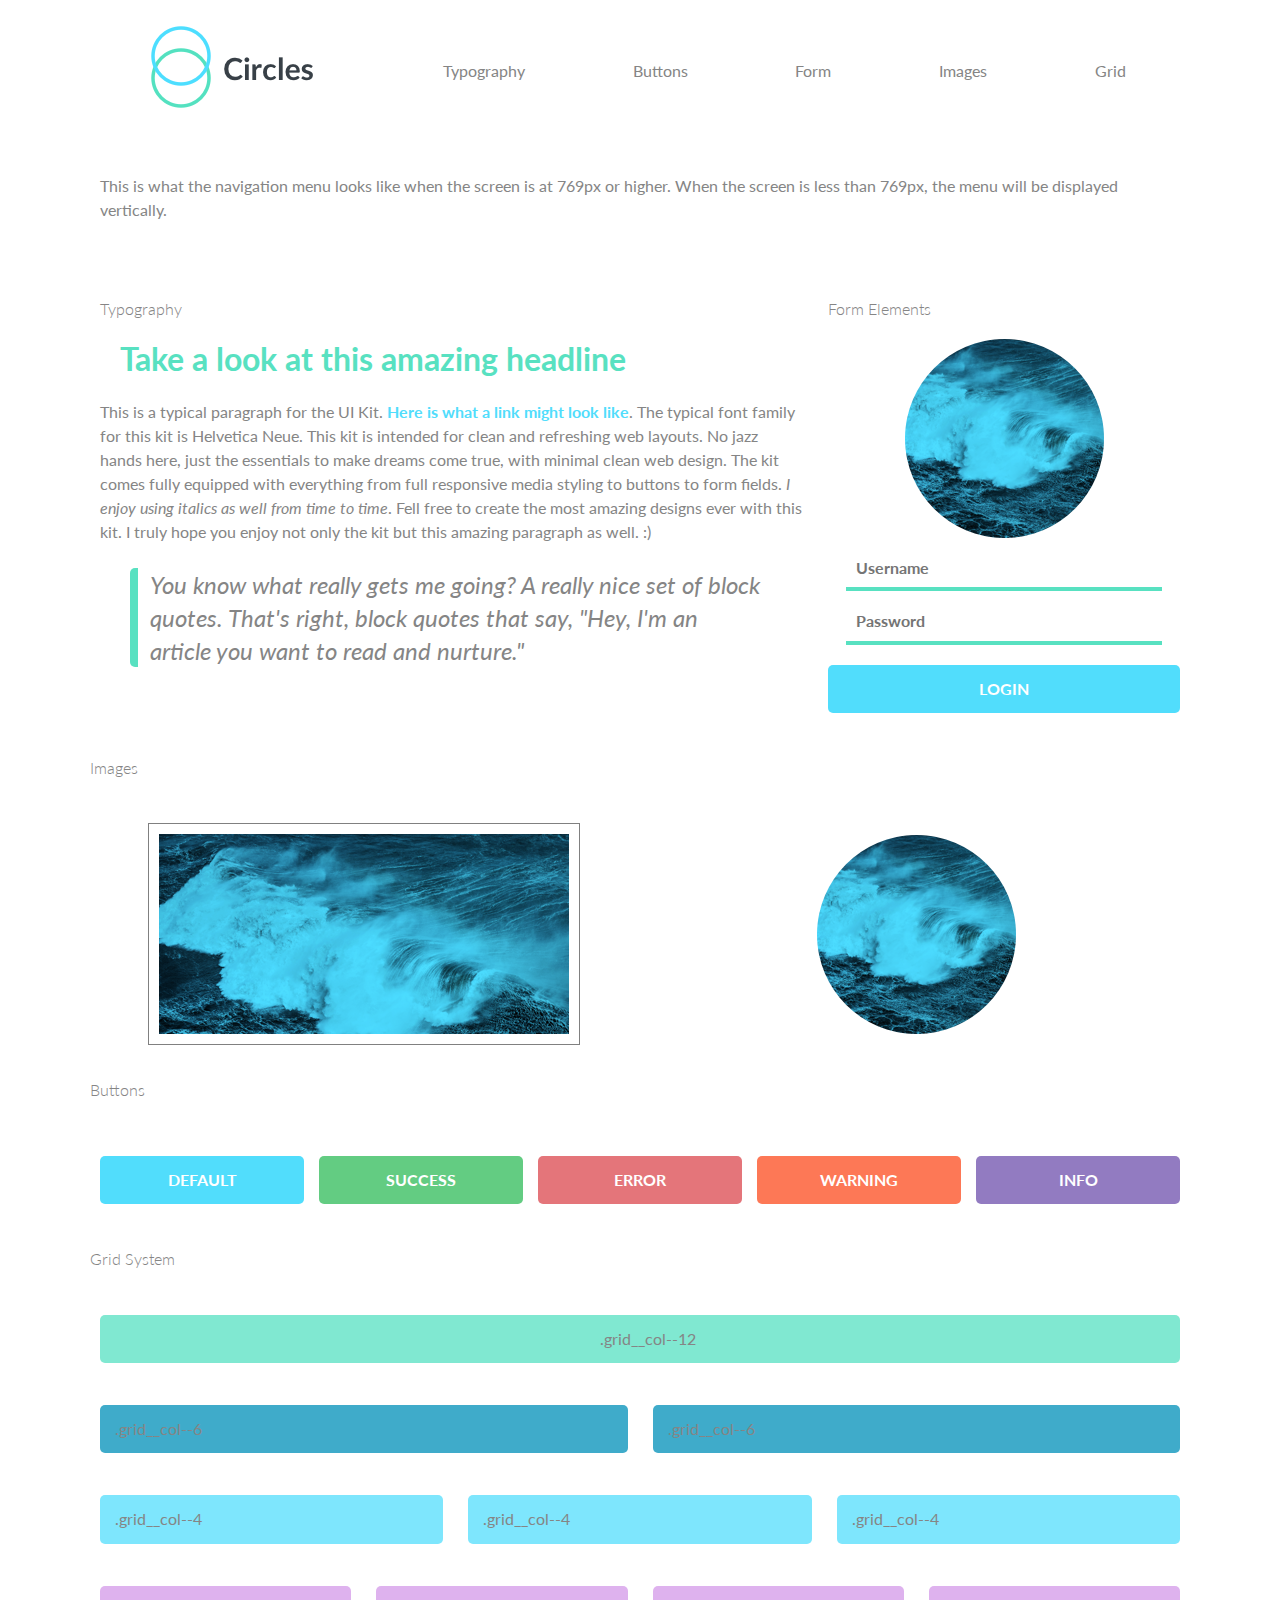
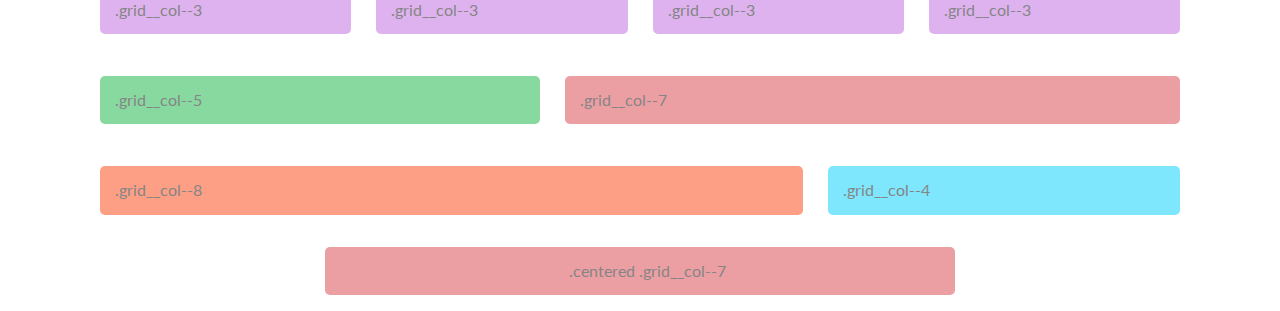
<file: index.html>
<!doctype html>
<html lang="en">

<head>
  <meta charset="utf-8">
  <title>Circles UI Kit</title>
  <meta name="viewport" content="width=device-width, initial-scale=1">
  <link rel="stylesheet" href="css/styles.css">
</head>
<!--
    List of classes used

    Grid:
    .container
    .grid__row
    .grid__col--1
    .grid__col--2
    .grid__col--3
    .grid__col--4
    .grid__col--5
    .grid__col--6
    .grid__col--7
    .grid__col--8
    .grid__col--9
    .grid__col--10
    .grid__col--11
    .grid__col--12
    .card
    .centered
    .theme__colors
    (.grid__col--1, .grid__col--2, .grid__col--10, and .grid__col--11 are not used here in the HTML but would be good to include in the Sass)

    Typography:
    .container
    .link
    .blockquote
    .headline--primary
    .headline--secondary

    Image:
    .img--logo
    .img--frame
    .img--avatar

    Navigation:
    .nav
    .nav__item

    Buttons:
    .btn--default
    .btn--success
    .btn--error
    .btn--warning
    .btn--info
    .theme__colors

    Forms:
    .form
    .form__label--hidden
    .form__input

  -->

<body class="container">
  <div class="grid__row">
    <div class="grid__col--3">
      <a class="link" href="/">
        <img class="img--logo" alt="circles logo" src="images/logo.png">
      </a>
    </div>
    <div class="grid__col--9">
      <nav role="navigation">
        <ul class="nav">
          <li class="nav__item"><a href="#type">Typography</a></li>
          <li class="nav__item"><a href="#buttons">Buttons</a></li>
          <li class="nav__item"><a href="#forms">Form</a></li>
          <li class="nav__item"><a href="#images">Images</a></li>
          <li class="nav__item"><a href="#grid">Grid</a></li>
        </ul>
      </nav>
    </div>
  </div>

  <div class="grid__row">
    <div class="grid__col--12">
      <div class="card">
        <p>This is what the navigation menu looks like when the screen is at 769px or higher. When the screen is less
          than 769px,
          the menu will be displayed vertically.</p>
      </div>
    </div>
  </div>

  <div class="grid__row">
    <div class="grid__col--8">
      <div class="card">
        <h4 id="type" class="headline--secondary">Typography</h4>
        <h1 class="headline--primary">Take a look at this amazing headline</h1>
        <p>This is a typical paragraph for the UI Kit. <a href="#" class="link">Here is what a link might look like</a>.
          The
          typical font family for this kit is Helvetica Neue. This kit is intended for clean and refreshing web layouts.
          No jazz hands here, just the essentials to make dreams come true, with minimal clean web design. The kit comes
          fully equipped with everything from full responsive media styling to buttons to form fields. <em>I enjoy using
            italics as well from time to time</em>.
          Fell free to create the most amazing designs ever with this kit. I truly hope you enjoy not only the kit but
          this
          amazing paragraph as well. :)</p>
        <blockquote class="blockquote">You know what really gets me going? A really nice set of block quotes. That's
          right, block quotes that say, "Hey,
          I'm an article you want to read and nurture."</blockquote>
      </div>
    </div>
    <div class="grid__col--4">
      <form class="form">
        <legend id="forms" class="headline--secondary">Form Elements</legend>
        <img class="img--avatar" src="images/avatar.png" alt="Avatar">
        <label class="form__label--hidden" for="username">Username:</label>
        <input class="form__input" type="text" id="username" placeholder="Username">
        <label class="form__label--hidden" for="password">Password:</label>
        <input class="form__input" type="password" id="password" placeholder="Password">
        <button class="btn--default theme__colors" type="submit" value="Login">Login</button>
      </form>
    </div>
  </div>

  <h4 id="images" class="headline--secondary">Images</h4>

  <div class="grid__row">
    <div class="grid__col--6">
      <img class="img--frame" src="images/image.png" alt="sample image">
    </div>
    <div class="grid__col--6">
      <img class="img--avatar" src="images/avatar.png" alt="Avatar">
    </div>
  </div>

  <h4 id="buttons" class="headline--secondary">Buttons</h4>

  <div class="grid__row">
    <div class="grid__col--12">
      <button class="btn--default theme__colors">default</button>
      <button class="btn--success theme__colors">success</button>
      <button class="btn--error theme__colors">error</button>
      <button class="btn--warning theme__colors">warning</button>
      <button class="btn--info theme__colors">info</button>
    </div>
  </div>

  <h4 id="grid" class="headline--secondary">Grid System</h4>

  <div class="grid__row">
    <div class="grid__col--12 theme__colors">.grid__col--12</div>
  </div>
  <div class="grid__row">
    <div class="grid__col--6 theme__colors">.grid__col--6</div>
    <div class="grid__col--6 theme__colors">.grid__col--6</div>
  </div>
  <div class="grid__row">
    <div class="grid__col--4 theme__colors">.grid__col--4</div>
    <div class="grid__col--4 theme__colors">.grid__col--4</div>
    <div class="grid__col--4 theme__colors">.grid__col--4</div>
  </div>
  <div class="grid__row">
    <div class="grid__col--3 theme__colors">.grid__col--3</div>
    <div class="grid__col--3 theme__colors">.grid__col--3</div>
    <div class="grid__col--3 theme__colors">.grid__col--3</div>
    <div class="grid__col--3 theme__colors">.grid__col--3</div>
  </div>
  <div class="grid__row">
    <div class="grid__col--5 theme__colors">.grid__col--5</div>
    <div class="grid__col--7 theme__colors">.grid__col--7</div>
  </div>
  <div class="grid__row">
    <div class="grid__col--8 theme__colors">.grid__col--8</div>
    <div class="grid__col--4 theme__colors">.grid__col--4</div>
  </div>
  <div class="grid__row">
    <div class="grid__col--7 theme__colors centered">.centered .grid__col--7</div>
  </div>

</body>

</html>
</file>
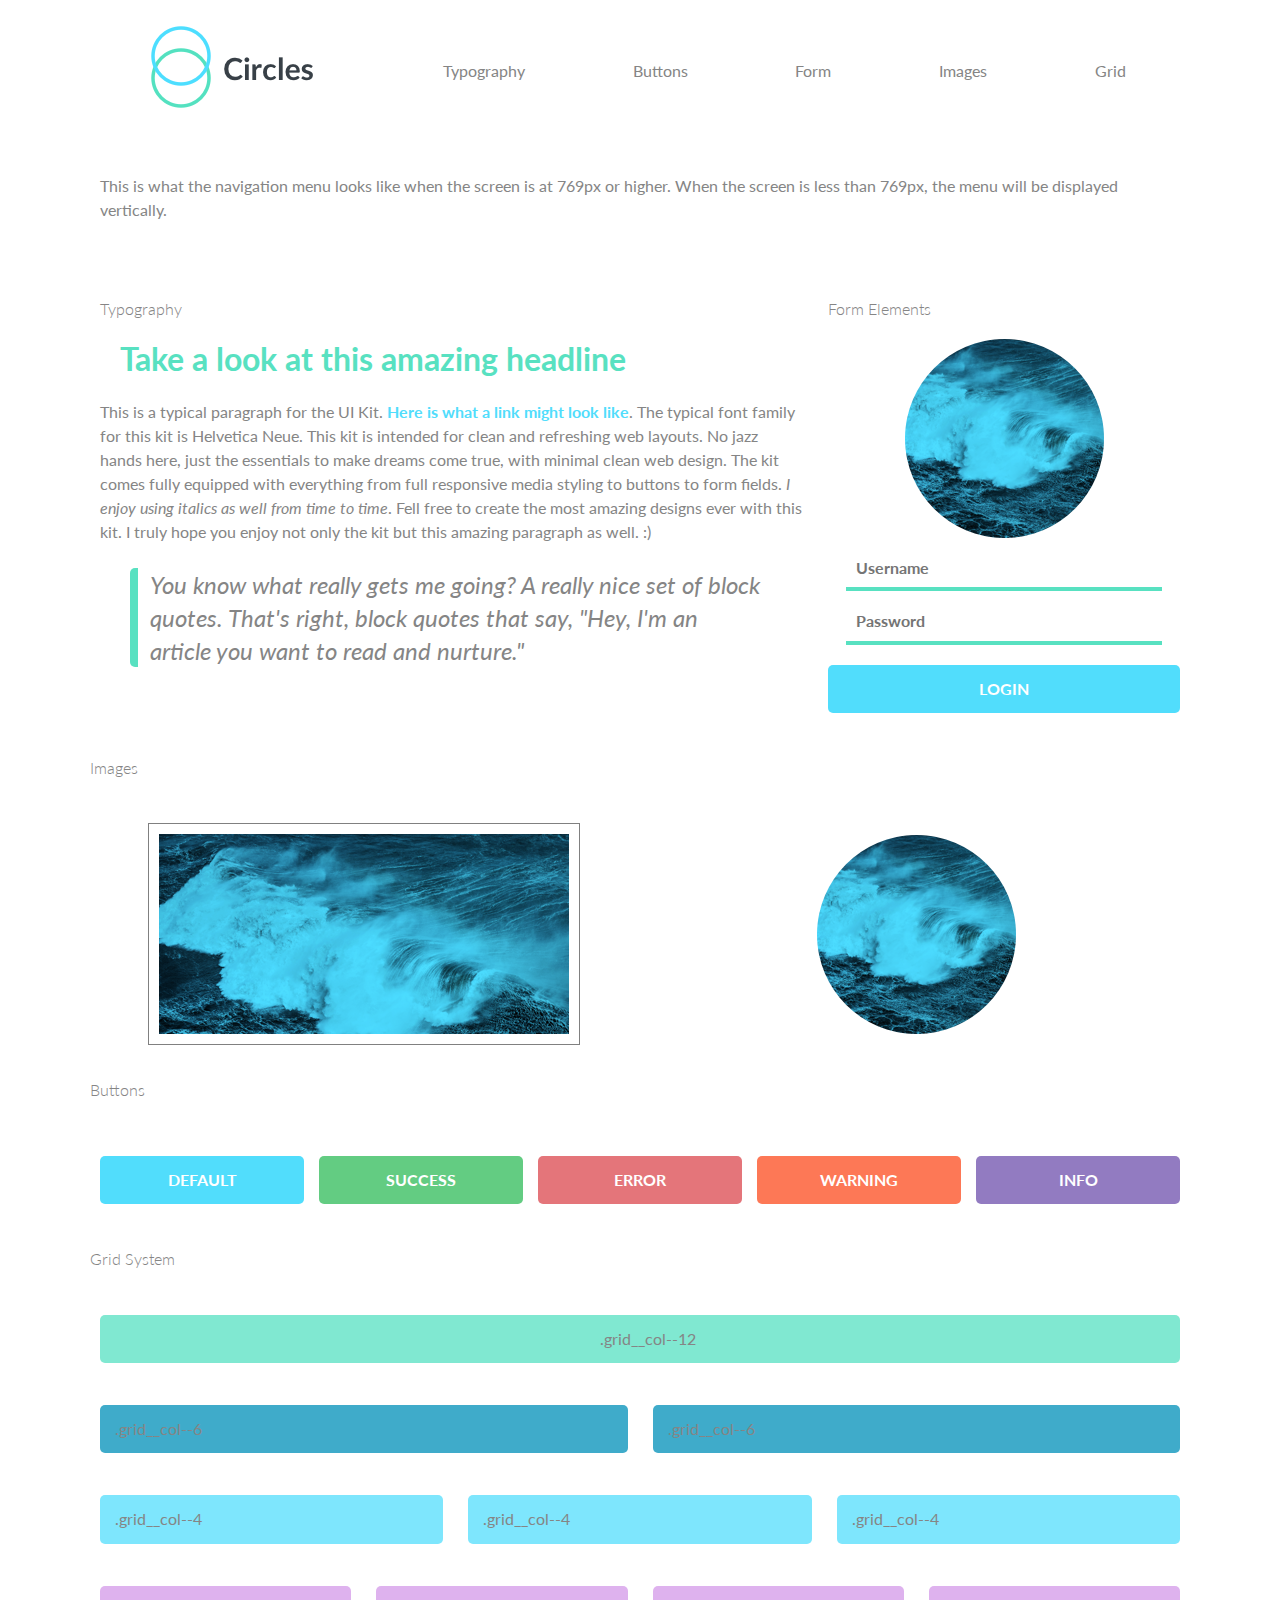
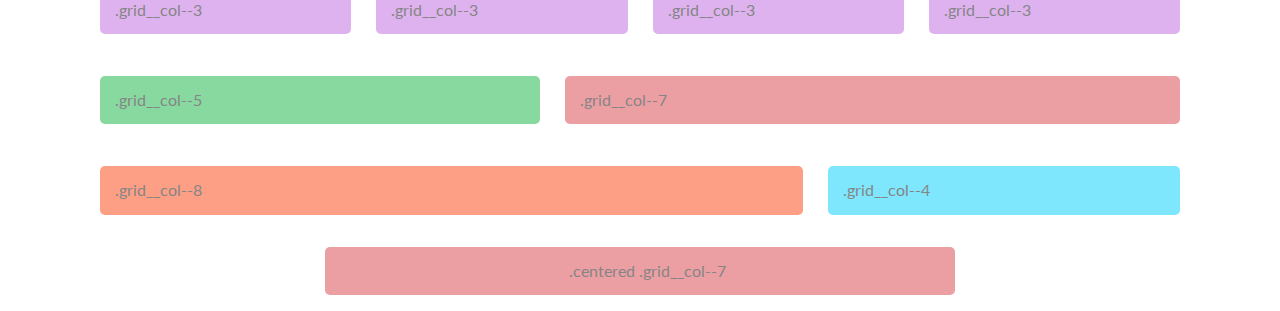
<file: html/index.html>
<!doctype html>
<html lang="en">

<head>
  <meta charset="utf-8">
  <title>Circles UI Kit</title>
  <meta name="viewport" content="width=device-width, initial-scale=1">
  <link rel="stylesheet" href="../css/styles.css">
</head>
<!--
    List of classes used

    Grid:
    .container
    .grid__row
    .grid__col--1
    .grid__col--2
    .grid__col--3
    .grid__col--4
    .grid__col--5
    .grid__col--6
    .grid__col--7
    .grid__col--8
    .grid__col--9
    .grid__col--10
    .grid__col--11
    .grid__col--12
    .card
    .centered
    .theme__colors
    (.grid__col--1, .grid__col--2, .grid__col--10, and .grid__col--11 are not used here in the HTML but would be good to include in the Sass)

    Typography:
    .container
    .link
    .blockquote
    .headline--primary
    .headline--secondary

    Image:
    .img--logo
    .img--frame
    .img--avatar

    Navigation:
    .nav
    .nav__item

    Buttons:
    .btn--default
    .btn--success
    .btn--error
    .btn--warning
    .btn--info
    .theme__colors

    Forms:
    .form
    .form__label--hidden
    .form__input

  -->

<body class="container">
  <div class="grid__row">
    <div class="grid__col--3">
      <a class="link" href="/">
        <img class="img--logo" alt="circles logo" src="../images/logo.png">
      </a>
    </div>
    <div class="grid__col--9">
      <nav role="navigation">
        <ul class="nav">
          <li class="nav__item"><a href="#type">Typography</a></li>
          <li class="nav__item"><a href="#buttons">Buttons</a></li>
          <li class="nav__item"><a href="#forms">Form</a></li>
          <li class="nav__item"><a href="#images">Images</a></li>
          <li class="nav__item"><a href="#grid">Grid</a></li>
        </ul>
      </nav>
    </div>
  </div>

  <div class="grid__row">
    <div class="grid__col--12">
      <div class="card">
        <p>This is what the navigation menu looks like when the screen is at 769px or higher. When the screen is less
          than 769px,
          the menu will be displayed vertically.</p>
      </div>
    </div>
  </div>

  <div class="grid__row">
    <div class="grid__col--8">
      <div class="card">
        <h4 id="type" class="headline--secondary">Typography</h4>
        <h1 class="headline--primary">Take a look at this amazing headline</h1>
        <p>This is a typical paragraph for the UI Kit. <a href="#" class="link">Here is what a link might look like</a>.
          The
          typical font family for this kit is Helvetica Neue. This kit is intended for clean and refreshing web layouts.
          No jazz hands here, just the essentials to make dreams come true, with minimal clean web design. The kit comes
          fully equipped with everything from full responsive media styling to buttons to form fields. <em>I enjoy using
            italics as well from time to time</em>.
          Fell free to create the most amazing designs ever with this kit. I truly hope you enjoy not only the kit but
          this
          amazing paragraph as well. :)</p>
        <blockquote class="blockquote">You know what really gets me going? A really nice set of block quotes. That's
          right, block quotes that say, "Hey,
          I'm an article you want to read and nurture."</blockquote>
      </div>
    </div>
    <div class="grid__col--4">
      <form class="form">
        <legend id="forms" class="headline--secondary">Form Elements</legend>
        <img class="img--avatar" src="../images/avatar.png" alt="Avatar">
        <label class="form__label--hidden" for="username">Username:</label>
        <input class="form__input" type="text" id="username" placeholder="Username">
        <label class="form__label--hidden" for="password">Password:</label>
        <input class="form__input" type="password" id="password" placeholder="Password">
        <button class="btn--default theme__colors" type="submit" value="Login">Login</button>
      </form>
    </div>
  </div>

  <h4 id="images" class="headline--secondary">Images</h4>

  <div class="grid__row">
    <div class="grid__col--6">
      <img class="img--frame" src="../images/image.png" alt="sample image">
    </div>
    <div class="grid__col--6">
      <img class="img--avatar" src="../images/avatar.png" alt="Avatar">
    </div>
  </div>

  <h4 id="buttons" class="headline--secondary">Buttons</h4>

  <div class="grid__row">
    <div class="grid__col--12">
      <button class="btn--default theme__colors">default</button>
      <button class="btn--success theme__colors">success</button>
      <button class="btn--error theme__colors">error</button>
      <button class="btn--warning theme__colors">warning</button>
      <button class="btn--info theme__colors">info</button>
    </div>
  </div>

  <h4 id="grid" class="headline--secondary">Grid System</h4>

  <div class="grid__row">
    <div class="grid__col--12 theme__colors">.grid__col--12</div>
  </div>
  <div class="grid__row">
    <div class="grid__col--6 theme__colors">.grid__col--6</div>
    <div class="grid__col--6 theme__colors">.grid__col--6</div>
  </div>
  <div class="grid__row">
    <div class="grid__col--4 theme__colors">.grid__col--4</div>
    <div class="grid__col--4 theme__colors">.grid__col--4</div>
    <div class="grid__col--4 theme__colors">.grid__col--4</div>
  </div>
  <div class="grid__row">
    <div class="grid__col--3 theme__colors">.grid__col--3</div>
    <div class="grid__col--3 theme__colors">.grid__col--3</div>
    <div class="grid__col--3 theme__colors">.grid__col--3</div>
    <div class="grid__col--3 theme__colors">.grid__col--3</div>
  </div>
  <div class="grid__row">
    <div class="grid__col--5 theme__colors">.grid__col--5</div>
    <div class="grid__col--7 theme__colors">.grid__col--7</div>
  </div>
  <div class="grid__row">
    <div class="grid__col--8 theme__colors">.grid__col--8</div>
    <div class="grid__col--4 theme__colors">.grid__col--4</div>
  </div>
  <div class="grid__row">
    <div class="grid__col--7 theme__colors centered">.centered .grid__col--7</div>
  </div>

</body>

</html>
</file>
<file: css/styles.css>
@import url("https://fonts.googleapis.com/css?family=Lato:300,400,700&display=swap");
/* line 1, ../Github/techdegree/techdegree-project-04/scss/utilities/_extends.scss */
.img--logo, .img--avatar, .img--frame {
  display: block;
  margin: 0 auto;
  height: auto; }

/* line 6, ../Github/techdegree/techdegree-project-04/scss/utilities/_extends.scss */
.grid__col--1.theme__colors, .grid__col--2.theme__colors, .grid__col--3.theme__colors, .grid__col--4.theme__colors, .grid__col--5.theme__colors, .grid__col--6.theme__colors, .grid__col--7.theme__colors, .grid__col--8.theme__colors, .grid__col--9.theme__colors, .grid__col--10.theme__colors, .grid__col--11.theme__colors, .grid__col--12.theme__colors, [class^=btn--] {
  border-radius: 5px;
  border-style: none;
  padding: 15px 0;
  width: 100%; }

/* line 13, ../Github/techdegree/techdegree-project-04/scss/utilities/_extends.scss */
.grid__col--1, .grid__col--2, .grid__col--3, .grid__col--4, .grid__col--5, .grid__col--6, .grid__col--7, .grid__col--8, .grid__col--9, .grid__col--10, .grid__col--11, .grid__col--12 {
  margin-top: 10px;
  flex-basis: 100%; }

/*! normalize.css v8.0.1 | MIT License | github.com/necolas/normalize.css */
/* Document
   ========================================================================== */
/**
 * 1. Correct the line height in all browsers.
 * 2. Prevent adjustments of font size after orientation changes in iOS.
 */
/* line 11, ../Github/techdegree/techdegree-project-04/scss/base/_normalize.scss */
html {
  line-height: 1.15;
  /* 1 */
  -webkit-text-size-adjust: 100%;
  /* 2 */ }

/* Sections
   ========================================================================== */
/**
 * Remove the margin in all browsers.
 */
/* line 23, ../Github/techdegree/techdegree-project-04/scss/base/_normalize.scss */
body {
  margin: 0; }

/**
 * Render the `main` element consistently in IE.
 */
/* line 31, ../Github/techdegree/techdegree-project-04/scss/base/_normalize.scss */
main {
  display: block; }

/**
 * Correct the font size and margin on `h1` elements within `section` and
 * `article` contexts in Chrome, Firefox, and Safari.
 */
/* line 40, ../Github/techdegree/techdegree-project-04/scss/base/_normalize.scss */
h1 {
  font-size: 2em;
  margin: 0.67em 0; }

/* Grouping content
   ========================================================================== */
/**
 * 1. Add the correct box sizing in Firefox.
 * 2. Show the overflow in Edge and IE.
 */
/* line 53, ../Github/techdegree/techdegree-project-04/scss/base/_normalize.scss */
hr {
  box-sizing: content-box;
  /* 1 */
  height: 0;
  /* 1 */
  overflow: visible;
  /* 2 */ }

/**
 * 1. Correct the inheritance and scaling of font size in all browsers.
 * 2. Correct the odd `em` font sizing in all browsers.
 */
/* line 64, ../Github/techdegree/techdegree-project-04/scss/base/_normalize.scss */
pre {
  font-family: monospace, monospace;
  /* 1 */
  font-size: 1em;
  /* 2 */ }

/* Text-level semantics
   ========================================================================== */
/**
 * Remove the gray background on active links in IE 10.
 */
/* line 76, ../Github/techdegree/techdegree-project-04/scss/base/_normalize.scss */
a {
  background-color: transparent; }

/**
 * 1. Remove the bottom border in Chrome 57-
 * 2. Add the correct text decoration in Chrome, Edge, IE, Opera, and Safari.
 */
/* line 85, ../Github/techdegree/techdegree-project-04/scss/base/_normalize.scss */
abbr[title] {
  border-bottom: none;
  /* 1 */
  text-decoration: underline;
  /* 2 */
  text-decoration: underline dotted;
  /* 2 */ }

/**
 * Add the correct font weight in Chrome, Edge, and Safari.
 */
/* line 95, ../Github/techdegree/techdegree-project-04/scss/base/_normalize.scss */
b,
strong {
  font-weight: bolder; }

/**
 * 1. Correct the inheritance and scaling of font size in all browsers.
 * 2. Correct the odd `em` font sizing in all browsers.
 */
/* line 105, ../Github/techdegree/techdegree-project-04/scss/base/_normalize.scss */
code,
kbd,
samp {
  font-family: monospace, monospace;
  /* 1 */
  font-size: 1em;
  /* 2 */ }

/**
 * Add the correct font size in all browsers.
 */
/* line 116, ../Github/techdegree/techdegree-project-04/scss/base/_normalize.scss */
small {
  font-size: 80%; }

/**
 * Prevent `sub` and `sup` elements from affecting the line height in
 * all browsers.
 */
/* line 125, ../Github/techdegree/techdegree-project-04/scss/base/_normalize.scss */
sub,
sup {
  font-size: 75%;
  line-height: 0;
  position: relative;
  vertical-align: baseline; }

/* line 133, ../Github/techdegree/techdegree-project-04/scss/base/_normalize.scss */
sub {
  bottom: -0.25em; }

/* line 137, ../Github/techdegree/techdegree-project-04/scss/base/_normalize.scss */
sup {
  top: -0.5em; }

/* Embedded content
   ========================================================================== */
/**
 * Remove the border on images inside links in IE 10.
 */
/* line 148, ../Github/techdegree/techdegree-project-04/scss/base/_normalize.scss */
img {
  border-style: none; }

/* Forms
   ========================================================================== */
/**
 * 1. Change the font styles in all browsers.
 * 2. Remove the margin in Firefox and Safari.
 */
/* line 160, ../Github/techdegree/techdegree-project-04/scss/base/_normalize.scss */
button,
input,
optgroup,
select,
textarea {
  font-family: inherit;
  /* 1 */
  font-size: 100%;
  /* 1 */
  line-height: 1.15;
  /* 1 */
  margin: 0;
  /* 2 */ }

/**
 * Show the overflow in IE.
 * 1. Show the overflow in Edge.
 */
/* line 176, ../Github/techdegree/techdegree-project-04/scss/base/_normalize.scss */
button,
input {
  /* 1 */
  overflow: visible; }

/**
 * Remove the inheritance of text transform in Edge, Firefox, and IE.
 * 1. Remove the inheritance of text transform in Firefox.
 */
/* line 186, ../Github/techdegree/techdegree-project-04/scss/base/_normalize.scss */
button,
select {
  /* 1 */
  text-transform: none; }

/**
 * Correct the inability to style clickable types in iOS and Safari.
 */
/* line 195, ../Github/techdegree/techdegree-project-04/scss/base/_normalize.scss */
button,
[type="button"],
[type="reset"],
[type="submit"] {
  -webkit-appearance: button; }

/**
 * Remove the inner border and padding in Firefox.
 */
/* line 206, ../Github/techdegree/techdegree-project-04/scss/base/_normalize.scss */
button::-moz-focus-inner,
[type="button"]::-moz-focus-inner,
[type="reset"]::-moz-focus-inner,
[type="submit"]::-moz-focus-inner {
  border-style: none;
  padding: 0; }

/**
 * Restore the focus styles unset by the previous rule.
 */
/* line 218, ../Github/techdegree/techdegree-project-04/scss/base/_normalize.scss */
button:-moz-focusring,
[type="button"]:-moz-focusring,
[type="reset"]:-moz-focusring,
[type="submit"]:-moz-focusring {
  outline: 1px dotted ButtonText; }

/**
 * Correct the padding in Firefox.
 */
/* line 229, ../Github/techdegree/techdegree-project-04/scss/base/_normalize.scss */
fieldset {
  padding: 0.35em 0.75em 0.625em; }

/**
 * 1. Correct the text wrapping in Edge and IE.
 * 2. Correct the color inheritance from `fieldset` elements in IE.
 * 3. Remove the padding so developers are not caught out when they zero out
 *    `fieldset` elements in all browsers.
 */
/* line 240, ../Github/techdegree/techdegree-project-04/scss/base/_normalize.scss */
legend {
  box-sizing: border-box;
  /* 1 */
  color: inherit;
  /* 2 */
  display: table;
  /* 1 */
  max-width: 100%;
  /* 1 */
  padding: 0;
  /* 3 */
  white-space: normal;
  /* 1 */ }

/**
 * Add the correct vertical alignment in Chrome, Firefox, and Opera.
 */
/* line 253, ../Github/techdegree/techdegree-project-04/scss/base/_normalize.scss */
progress {
  vertical-align: baseline; }

/**
 * Remove the default vertical scrollbar in IE 10+.
 */
/* line 261, ../Github/techdegree/techdegree-project-04/scss/base/_normalize.scss */
textarea {
  overflow: auto; }

/**
 * 1. Add the correct box sizing in IE 10.
 * 2. Remove the padding in IE 10.
 */
/* line 270, ../Github/techdegree/techdegree-project-04/scss/base/_normalize.scss */
[type="checkbox"],
[type="radio"] {
  box-sizing: border-box;
  /* 1 */
  padding: 0;
  /* 2 */ }

/**
 * Correct the cursor style of increment and decrement buttons in Chrome.
 */
/* line 280, ../Github/techdegree/techdegree-project-04/scss/base/_normalize.scss */
[type="number"]::-webkit-inner-spin-button,
[type="number"]::-webkit-outer-spin-button {
  height: auto; }

/**
 * 1. Correct the odd appearance in Chrome and Safari.
 * 2. Correct the outline style in Safari.
 */
/* line 290, ../Github/techdegree/techdegree-project-04/scss/base/_normalize.scss */
[type="search"] {
  -webkit-appearance: textfield;
  /* 1 */
  outline-offset: -2px;
  /* 2 */ }

/**
 * Remove the inner padding in Chrome and Safari on macOS.
 */
/* line 299, ../Github/techdegree/techdegree-project-04/scss/base/_normalize.scss */
[type="search"]::-webkit-search-decoration {
  -webkit-appearance: none; }

/**
 * 1. Correct the inability to style clickable types in iOS and Safari.
 * 2. Change font properties to `inherit` in Safari.
 */
/* line 308, ../Github/techdegree/techdegree-project-04/scss/base/_normalize.scss */
::-webkit-file-upload-button {
  -webkit-appearance: button;
  /* 1 */
  font: inherit;
  /* 2 */ }

/* Interactive
   ========================================================================== */
/*
 * Add the correct display in Edge, IE 10+, and Firefox.
 */
/* line 320, ../Github/techdegree/techdegree-project-04/scss/base/_normalize.scss */
details {
  display: block; }

/*
 * Add the correct display in all browsers.
 */
/* line 328, ../Github/techdegree/techdegree-project-04/scss/base/_normalize.scss */
summary {
  display: list-item; }

/* Misc
   ========================================================================== */
/**
 * Add the correct display in IE 10+.
 */
/* line 339, ../Github/techdegree/techdegree-project-04/scss/base/_normalize.scss */
template {
  display: none; }

/**
 * Add the correct display in IE 10.
 */
/* line 347, ../Github/techdegree/techdegree-project-04/scss/base/_normalize.scss */
[hidden] {
  display: none; }

/* line 1, ../Github/techdegree/techdegree-project-04/scss/base/_base.scss */
* {
  box-sizing: border-box; }

/* line 5, ../Github/techdegree/techdegree-project-04/scss/base/_base.scss */
ul {
  padding-left: 0;
  list-style: none;
  text-align: center; }

/* line 11, ../Github/techdegree/techdegree-project-04/scss/base/_base.scss */
a {
  text-decoration: none; }

/* line 15, ../Github/techdegree/techdegree-project-04/scss/base/_base.scss */
p {
  font-size: 1em;
  line-height: 1.5em; }

/* line 9, ../Github/techdegree/techdegree-project-04/scss/components/_grid.scss */
.container {
  width: 90%;
  margin: 0 auto;
  max-width: 1100px; }

/* line 19, ../Github/techdegree/techdegree-project-04/scss/components/_grid.scss */
.grid__row {
  padding: 1em 10px;
  display: flex;
  flex-direction: column; }
  @media (min-width: 768px) {
    /* line 19, ../Github/techdegree/techdegree-project-04/scss/components/_grid.scss */
    .grid__row {
      flex-direction: row; } }

/* line 38, ../Github/techdegree/techdegree-project-04/scss/components/_grid.scss */
.grid__col--1 {
  flex-basis: 8.33333%; }
  /* line 40, ../Github/techdegree/techdegree-project-04/scss/components/_grid.scss */
  .grid__col--1.theme__colors {
    padding-left: 15px; }
  @media (min-width: 768px) {
    /* line 54, ../Github/techdegree/techdegree-project-04/scss/components/_grid.scss */
    .grid__col--1.centered {
      text-align: center;
      margin: 0 auto; } }

/* line 38, ../Github/techdegree/techdegree-project-04/scss/components/_grid.scss */
.grid__col--2 {
  flex-basis: 16.66667%; }
  /* line 40, ../Github/techdegree/techdegree-project-04/scss/components/_grid.scss */
  .grid__col--2.theme__colors {
    padding-left: 15px; }
  @media (min-width: 768px) {
    /* line 54, ../Github/techdegree/techdegree-project-04/scss/components/_grid.scss */
    .grid__col--2.centered {
      text-align: center;
      margin: 0 auto; } }

/* line 38, ../Github/techdegree/techdegree-project-04/scss/components/_grid.scss */
.grid__col--3 {
  flex-basis: 25%; }
  /* line 40, ../Github/techdegree/techdegree-project-04/scss/components/_grid.scss */
  .grid__col--3.theme__colors {
    background-color: #deb2ee;
    padding-left: 15px; }
  @media (min-width: 768px) {
    /* line 54, ../Github/techdegree/techdegree-project-04/scss/components/_grid.scss */
    .grid__col--3.centered {
      text-align: center;
      margin: 0 auto; } }

/* line 38, ../Github/techdegree/techdegree-project-04/scss/components/_grid.scss */
.grid__col--4 {
  flex-basis: 33.33333%; }
  /* line 40, ../Github/techdegree/techdegree-project-04/scss/components/_grid.scss */
  .grid__col--4.theme__colors {
    background-color: #7ee6fd;
    padding-left: 15px; }
  @media (min-width: 768px) {
    /* line 54, ../Github/techdegree/techdegree-project-04/scss/components/_grid.scss */
    .grid__col--4.centered {
      text-align: center;
      margin: 0 auto; } }

/* line 38, ../Github/techdegree/techdegree-project-04/scss/components/_grid.scss */
.grid__col--5 {
  flex-basis: 41.66667%; }
  /* line 40, ../Github/techdegree/techdegree-project-04/scss/components/_grid.scss */
  .grid__col--5.theme__colors {
    background-color: #88d9a0;
    padding-left: 15px; }
  @media (min-width: 768px) {
    /* line 54, ../Github/techdegree/techdegree-project-04/scss/components/_grid.scss */
    .grid__col--5.centered {
      text-align: center;
      margin: 0 auto; } }

/* line 38, ../Github/techdegree/techdegree-project-04/scss/components/_grid.scss */
.grid__col--6 {
  flex-basis: 50%; }
  /* line 40, ../Github/techdegree/techdegree-project-04/scss/components/_grid.scss */
  .grid__col--6.theme__colors {
    background-color: #3fabca;
    padding-left: 15px; }
  @media (min-width: 768px) {
    /* line 54, ../Github/techdegree/techdegree-project-04/scss/components/_grid.scss */
    .grid__col--6.centered {
      text-align: center;
      margin: 0 auto; } }

/* line 38, ../Github/techdegree/techdegree-project-04/scss/components/_grid.scss */
.grid__col--7 {
  flex-basis: 58.33333%; }
  /* line 40, ../Github/techdegree/techdegree-project-04/scss/components/_grid.scss */
  .grid__col--7.theme__colors {
    background-color: #ec9fa3;
    padding-left: 15px; }
  @media (min-width: 768px) {
    /* line 54, ../Github/techdegree/techdegree-project-04/scss/components/_grid.scss */
    .grid__col--7.centered {
      text-align: center;
      margin: 0 auto; } }

/* line 38, ../Github/techdegree/techdegree-project-04/scss/components/_grid.scss */
.grid__col--8 {
  flex-basis: 66.66667%; }
  /* line 40, ../Github/techdegree/techdegree-project-04/scss/components/_grid.scss */
  .grid__col--8.theme__colors {
    background-color: #fd9f85;
    padding-left: 15px; }
  @media (min-width: 768px) {
    /* line 54, ../Github/techdegree/techdegree-project-04/scss/components/_grid.scss */
    .grid__col--8.centered {
      text-align: center;
      margin: 0 auto; } }

/* line 38, ../Github/techdegree/techdegree-project-04/scss/components/_grid.scss */
.grid__col--9 {
  flex-basis: 75%; }
  /* line 40, ../Github/techdegree/techdegree-project-04/scss/components/_grid.scss */
  .grid__col--9.theme__colors {
    padding-left: 15px; }
  @media (min-width: 768px) {
    /* line 54, ../Github/techdegree/techdegree-project-04/scss/components/_grid.scss */
    .grid__col--9.centered {
      text-align: center;
      margin: 0 auto; } }

/* line 38, ../Github/techdegree/techdegree-project-04/scss/components/_grid.scss */
.grid__col--10 {
  flex-basis: 83.33333%; }
  /* line 40, ../Github/techdegree/techdegree-project-04/scss/components/_grid.scss */
  .grid__col--10.theme__colors {
    padding-left: 15px; }
  @media (min-width: 768px) {
    /* line 54, ../Github/techdegree/techdegree-project-04/scss/components/_grid.scss */
    .grid__col--10.centered {
      text-align: center;
      margin: 0 auto; } }

/* line 38, ../Github/techdegree/techdegree-project-04/scss/components/_grid.scss */
.grid__col--11 {
  flex-basis: 91.66667%; }
  /* line 40, ../Github/techdegree/techdegree-project-04/scss/components/_grid.scss */
  .grid__col--11.theme__colors {
    padding-left: 15px; }
  @media (min-width: 768px) {
    /* line 54, ../Github/techdegree/techdegree-project-04/scss/components/_grid.scss */
    .grid__col--11.centered {
      text-align: center;
      margin: 0 auto; } }

/* line 38, ../Github/techdegree/techdegree-project-04/scss/components/_grid.scss */
.grid__col--12 {
  flex-basis: 100%; }
  /* line 40, ../Github/techdegree/techdegree-project-04/scss/components/_grid.scss */
  .grid__col--12.theme__colors {
    background-color: #80e8d1;
    padding-left: 15px; }
  @media (min-width: 768px) {
    /* line 54, ../Github/techdegree/techdegree-project-04/scss/components/_grid.scss */
    .grid__col--12.centered {
      text-align: center;
      margin: 0 auto; } }

/* line 67, ../Github/techdegree/techdegree-project-04/scss/components/_grid.scss */
.grid__col--12 {
  display: flex;
  flex-direction: column; }
  @media (min-width: 768px) {
    /* line 67, ../Github/techdegree/techdegree-project-04/scss/components/_grid.scss */
    .grid__col--12 {
      display: flex;
      flex-direction: row;
      justify-content: space-around; } }

@media (min-width: 768px) {
  /* line 77, ../Github/techdegree/techdegree-project-04/scss/components/_grid.scss */
  [class^=grid__col] + [class^=grid__col] {
    margin-left: 25px; } }

/* line 1, ../Github/techdegree/techdegree-project-04/scss/components/_typography.scss */
.container {
  font-family: "Lato", Arial, sans-serif;
  font-weight: 400;
  color: #858585; }

/* line 7, ../Github/techdegree/techdegree-project-04/scss/components/_typography.scss */
.headline--primary {
  color: #58e1c1;
  line-height: 1.2em;
  font-weight: 700;
  padding-left: 20px; }

/* line 14, ../Github/techdegree/techdegree-project-04/scss/components/_typography.scss */
.headline--secondary {
  font-weight: 300;
  margin: 20px 0;
  font-size: 1em; }

/* line 20, ../Github/techdegree/techdegree-project-04/scss/components/_typography.scss */
.link {
  text-decoration: none;
  font-weight: 700;
  color: #51ddfc; }

/* line 26, ../Github/techdegree/techdegree-project-04/scss/components/_typography.scss */
.blockquote {
  font-size: 1.5em;
  line-height: 1.375em;
  font-style: italic;
  border-radius: 5px;
  border-left: 8px solid #58e1c1;
  padding-left: 12px;
  margin-left: 30px; }

/* line 36, ../Github/techdegree/techdegree-project-04/scss/components/_typography.scss */
[class^=btn--] {
  font-weight: 700;
  text-transform: uppercase; }

/* line 1, ../Github/techdegree/techdegree-project-04/scss/components/_forms.scss */
.form {
  display: block;
  margin: 0 auto; }
  /* line 3, ../Github/techdegree/techdegree-project-04/scss/components/_forms.scss */
  .form__input {
    display: block;
    border: none;
    border-bottom: 4px solid #58e1c1;
    width: 90%;
    font-weight: 700;
    margin: 20px auto 0 auto;
    padding-bottom: 10px;
    padding-left: 10px; }
  /* line 13, ../Github/techdegree/techdegree-project-04/scss/components/_forms.scss */
  .form__label--hidden {
    display: none; }

/* line 17, ../Github/techdegree/techdegree-project-04/scss/utilities/_functions.scss */
.btn--default {
  background-color: #51ddfc; }

/* line 17, ../Github/techdegree/techdegree-project-04/scss/utilities/_functions.scss */
.btn--success {
  background-color: #63cc82; }

/* line 17, ../Github/techdegree/techdegree-project-04/scss/utilities/_functions.scss */
.btn--error {
  background-color: #e4757a; }

/* line 17, ../Github/techdegree/techdegree-project-04/scss/utilities/_functions.scss */
.btn--warning {
  background-color: #fd7856; }

/* line 17, ../Github/techdegree/techdegree-project-04/scss/utilities/_functions.scss */
.btn--info {
  background-color: #927bc1; }

/* line 5, ../Github/techdegree/techdegree-project-04/scss/components/_buttons.scss */
[class^=btn--] {
  color: white;
  margin: 10px 0; }
  @media (min-width: 768px) {
    /* line 10, ../Github/techdegree/techdegree-project-04/scss/components/_buttons.scss */
    [class^=btn--] + [class^=btn--] {
      margin-left: 15px; } }

/* line 16, ../Github/techdegree/techdegree-project-04/scss/components/_buttons.scss */
[type="submit"] {
  width: 100%;
  margin-top: 20px; }

@media (min-width: 768px) {
  /* line 1, ../Github/techdegree/techdegree-project-04/scss/components/_navigation.scss */
  .nav {
    display: flex;
    flex-direction: row;
    justify-content: space-around; } }

/* line 6, ../Github/techdegree/techdegree-project-04/scss/components/_navigation.scss */
.nav__item {
  margin: 10px 0;
  padding: 20px 0;
  border-radius: 5px; }
  @media (min-width: 768px) {
    /* line 6, ../Github/techdegree/techdegree-project-04/scss/components/_navigation.scss */
    .nav__item {
      padding: 10px 20px; } }
  /* line 13, ../Github/techdegree/techdegree-project-04/scss/components/_navigation.scss */
  .nav__item a {
    color: #858585; }
  /* line 16, ../Github/techdegree/techdegree-project-04/scss/components/_navigation.scss */
  .nav__item:hover {
    background-color: #58e1c1;
    transition: .4s; }
    /* line 19, ../Github/techdegree/techdegree-project-04/scss/components/_navigation.scss */
    .nav__item:hover a {
      color: #fff;
      font-weight: 700;
      transition: .3s; }

/* line 1, ../Github/techdegree/techdegree-project-04/scss/components/_images.scss */
.grid__col--6 {
  display: flex;
  align-items: center; }

/* line 11, ../Github/techdegree/techdegree-project-04/scss/components/_images.scss */
.img--frame {
  padding: 10px;
  border: 1px solid grey; }

/*# sourceMappingURL=styles.css.map */
</file>
